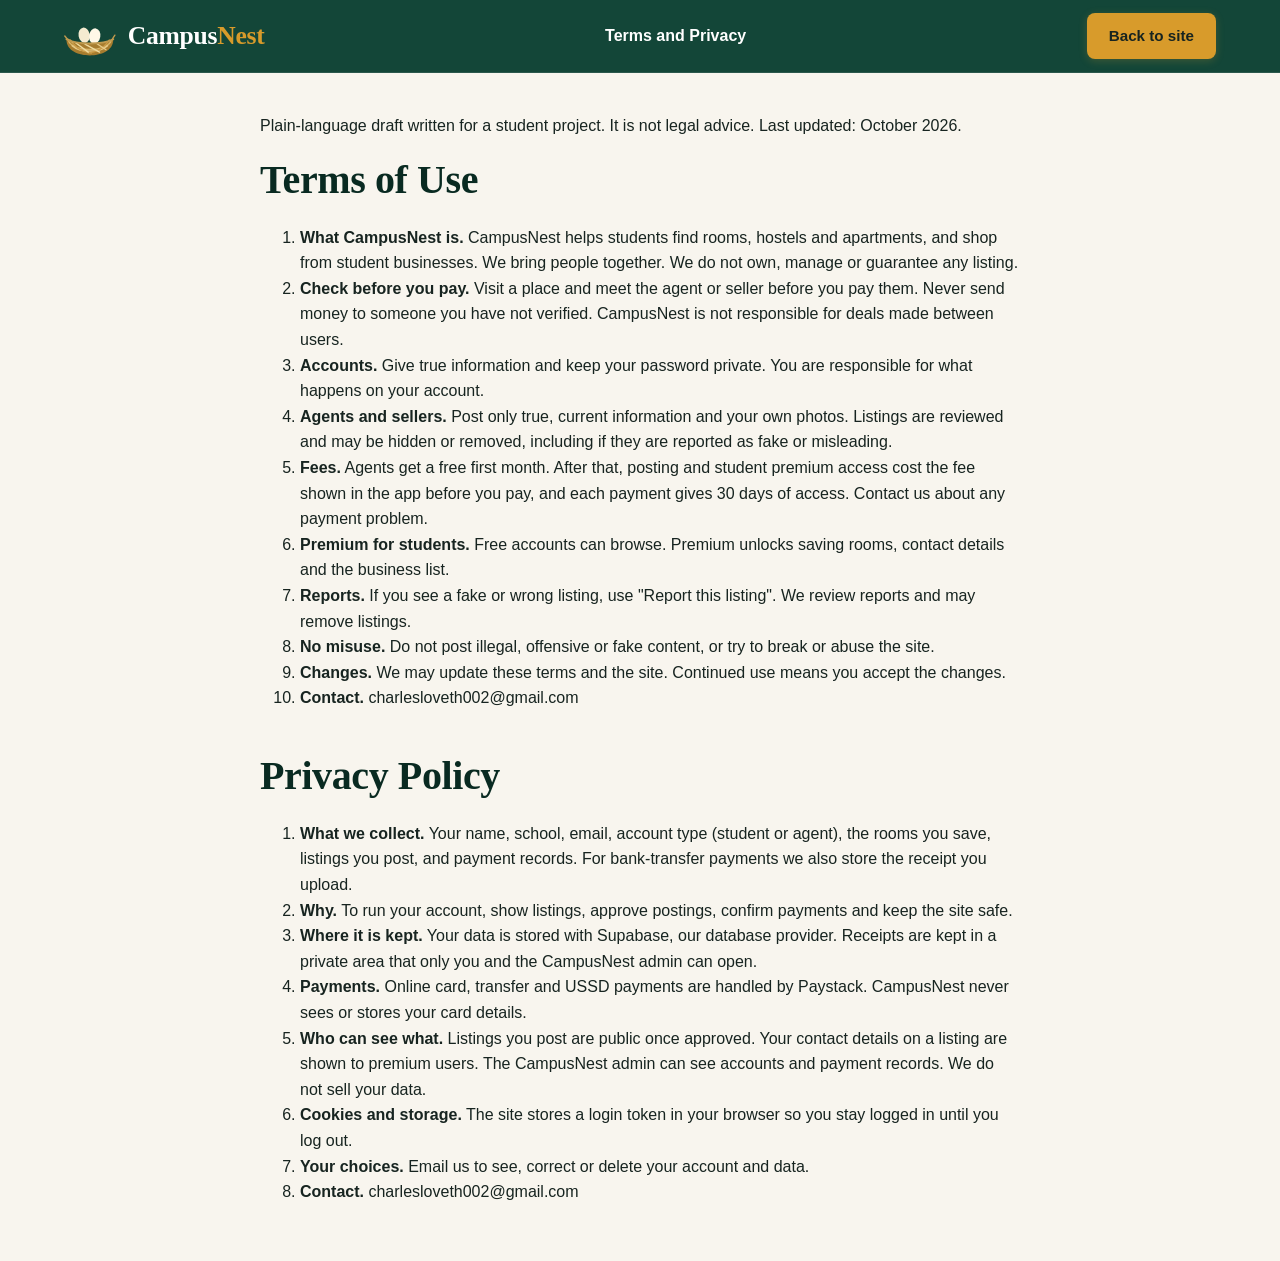
<file: legal.html>
<!DOCTYPE html>
<html lang="en">
<head>
<meta charset="utf-8">
<meta name="viewport" content="width=device-width, initial-scale=1, viewport-fit=cover">
<title>CampusNest | Terms and Privacy</title>
<link rel="icon" type="image/svg+xml" href="data:image/svg+xml,%3Csvg%20xmlns%3D%22http%3A//www.w3.org/2000/svg%22%20viewBox%3D%220%200%2064%2052%22%3E%3Cellipse%20cx%3D%2225%22%20cy%3D%2225%22%20rx%3D%227%22%20ry%3D%229.5%22%20fill%3D%22%23F4EBD0%22%20transform%3D%22rotate%28-10%2025%2025%29%22/%3E%0A%3Cellipse%20cx%3D%2238%22%20cy%3D%2226%22%20rx%3D%227%22%20ry%3D%229.5%22%20fill%3D%22%23FFF8E7%22%20transform%3D%22rotate%289%2038%2026%29%22/%3E%0A%3Cpath%20d%3D%22M3%2030%20C3%2045%2019%2050%2032%2050%20C45%2050%2061%2045%2061%2030%20C48%2037%2016%2037%203%2030%20Z%22%20fill%3D%22%23A67C2E%22/%3E%0A%3Cg%20fill%3D%22none%22%20stroke-linecap%3D%22round%22%20stroke-width%3D%221.7%22%3E%0A%3Cpath%20d%3D%22M6%2033%20C14%2046%2050%2046%2058%2033%22%20stroke%3D%22%23D9B76A%22/%3E%0A%3Cpath%20d%3D%22M10%2038%20C20%2047%2044%2047%2054%2038%22%20stroke%3D%22%23E8CC8A%22/%3E%0A%3Cpath%20d%3D%22M8%2031%20C18%2045%2026%2046%2034%2047%22%20stroke%3D%22%23C99A46%22/%3E%0A%3Cpath%20d%3D%22M56%2031%20C46%2045%2038%2046%2030%2047%22%20stroke%3D%22%23C99A46%22/%3E%0A%3Cpath%20d%3D%22M14%2034%20L30%2046%22%20stroke%3D%22%23F0DCA0%22/%3E%3Cpath%20d%3D%22M26%2036%20L44%2046%22%20stroke%3D%22%23F0DCA0%22/%3E%3Cpath%20d%3D%22M40%2035%20L52%2043%22%20stroke%3D%22%23E8CC8A%22/%3E%0A%3Cpath%20d%3D%22M5%2031%20L1%2026%22%20stroke%3D%22%23C09A4E%22/%3E%3Cpath%20d%3D%22M59%2031%20L63%2025%22%20stroke%3D%22%23C09A4E%22/%3E%3Cpath%20d%3D%22M11%2034%20L5%2030%22%20stroke%3D%22%23D9B76A%22/%3E%0A%3C/g%3E%0A%3Cpath%20d%3D%22M3%2030%20C16%2037%2048%2037%2061%2030%22%20fill%3D%22none%22%20stroke%3D%22%23C09A4E%22%20stroke-width%3D%222.4%22%20stroke-linecap%3D%22round%22/%3E%3C/svg%3E">
<link rel="stylesheet" href="style.css">
</head>
<body>
<header class="nav"><div class="wrap">
  <a class="brand" href="index.html" aria-label="CampusNest home"><svg class="nest" viewBox="0 0 64 52" aria-hidden="true"><ellipse cx="25" cy="25" rx="7" ry="9.5" fill="#F4EBD0" transform="rotate(-10 25 25)"/>
<ellipse cx="38" cy="26" rx="7" ry="9.5" fill="#FFF8E7" transform="rotate(9 38 26)"/>
<path d="M3 30 C3 45 19 50 32 50 C45 50 61 45 61 30 C48 37 16 37 3 30 Z" fill="#A67C2E"/>
<g fill="none" stroke-linecap="round" stroke-width="1.7">
<path d="M6 33 C14 46 50 46 58 33" stroke="#D9B76A"/>
<path d="M10 38 C20 47 44 47 54 38" stroke="#E8CC8A"/>
<path d="M8 31 C18 45 26 46 34 47" stroke="#C99A46"/>
<path d="M56 31 C46 45 38 46 30 47" stroke="#C99A46"/>
<path d="M14 34 L30 46" stroke="#F0DCA0"/><path d="M26 36 L44 46" stroke="#F0DCA0"/><path d="M40 35 L52 43" stroke="#E8CC8A"/>
<path d="M5 31 L1 26" stroke="#C09A4E"/><path d="M59 31 L63 25" stroke="#C09A4E"/><path d="M11 34 L5 30" stroke="#D9B76A"/>
</g>
<path d="M3 30 C16 37 48 37 61 30" fill="none" stroke="#C09A4E" stroke-width="2.4" stroke-linecap="round"/></svg><span class="bn">Campus<b>Nest</b></span></a>
  <strong>Terms and Privacy</strong>
  <a class="btn" href="index.html">Back to site</a>
</div></header>
<main class="wrap legal" style="padding:40px 20px;max-width:800px">
<p class="note">Plain-language draft written for a student project. It is not legal advice. Last updated: October 2026.</p>

<h2 id="terms">Terms of Use</h2>
<ol>
<li><strong>What CampusNest is.</strong> CampusNest helps students find rooms, hostels and apartments, and shop from student businesses. We bring people together. We do not own, manage or guarantee any listing.</li>
<li><strong>Check before you pay.</strong> Visit a place and meet the agent or seller before you pay them. Never send money to someone you have not verified. CampusNest is not responsible for deals made between users.</li>
<li><strong>Accounts.</strong> Give true information and keep your password private. You are responsible for what happens on your account.</li>
<li><strong>Agents and sellers.</strong> Post only true, current information and your own photos. Listings are reviewed and may be hidden or removed, including if they are reported as fake or misleading.</li>
<li><strong>Fees.</strong> Agents get a free first month. After that, posting and student premium access cost the fee shown in the app before you pay, and each payment gives 30 days of access. Contact us about any payment problem.</li>
<li><strong>Premium for students.</strong> Free accounts can browse. Premium unlocks saving rooms, contact details and the business list.</li>
<li><strong>Reports.</strong> If you see a fake or wrong listing, use "Report this listing". We review reports and may remove listings.</li>
<li><strong>No misuse.</strong> Do not post illegal, offensive or fake content, or try to break or abuse the site.</li>
<li><strong>Changes.</strong> We may update these terms and the site. Continued use means you accept the changes.</li>
<li><strong>Contact.</strong> charlesloveth002@gmail.com</li>
</ol>

<h2 id="privacy" style="margin-top:40px">Privacy Policy</h2>
<ol>
<li><strong>What we collect.</strong> Your name, school, email, account type (student or agent), the rooms you save, listings you post, and payment records. For bank-transfer payments we also store the receipt you upload.</li>
<li><strong>Why.</strong> To run your account, show listings, approve postings, confirm payments and keep the site safe.</li>
<li><strong>Where it is kept.</strong> Your data is stored with Supabase, our database provider. Receipts are kept in a private area that only you and the CampusNest admin can open.</li>
<li><strong>Payments.</strong> Online card, transfer and USSD payments are handled by Paystack. CampusNest never sees or stores your card details.</li>
<li><strong>Who can see what.</strong> Listings you post are public once approved. Your contact details on a listing are shown to premium users. The CampusNest admin can see accounts and payment records. We do not sell your data.</li>
<li><strong>Cookies and storage.</strong> The site stores a login token in your browser so you stay logged in until you log out.</li>
<li><strong>Your choices.</strong> Email us to see, correct or delete your account and data.</li>
<li><strong>Contact.</strong> charlesloveth002@gmail.com</li>
</ol>
</main>
</body>
</html>
</file>
<file: style.css>
:root {
  --primary: #0f4335;
  --primary-dark: #092a21;
  --primary-light: #185a48;
  --primary-soft: #e5ece8;
  --accent: #d89b2b;
  --accent-hover: #c4891e;
  --accent-light: #faeedb;
  --gold: #d89b2b;
  --gold-light: #fdf5e6;
  --bg: #f8f5ee;
  --card: #fffdf9;
  --text: #172420;
  --muted: #64736c;
  --line: #e3dbd0;
  --soft: #efe9db;
  --success: #15803d;
  --success-bg: #dcfce7;
  --danger: #dc2626;
  --radius-sm: 8px;
  --radius-md: 14px;
  --radius-lg: 20px;
  --radius-full: 9999px;
  --shadow-sm: 0 2px 8px rgba(15, 67, 53, 0.04);
  --shadow-md: 0 8px 24px rgba(15, 67, 53, 0.07);
  --shadow-lg: 0 16px 36px rgba(15, 67, 53, 0.1);
  --font-sans: -apple-system, BlinkMacSystemFont, "Segoe UI", Roboto, "Helvetica Neue", Arial, sans-serif;
  --font-serif: "Georgia", "Times New Roman", serif;
}

*, *::before, *::after {
  box-sizing: border-box;
}

html {
  scroll-behavior: smooth;
  scroll-padding-top: 88px;
  overflow-x: hidden;
  width: 100%;
  max-width: 100vw;
}

body {
  margin: 0;
  background: var(--bg);
  color: var(--text);
  font: 16px/1.6 var(--font-sans);
  -webkit-font-smoothing: antialiased;
  overflow-x: hidden;
  width: 100%;
  max-width: 100vw;
  position: relative;
}

img, video, canvas, svg {
  max-width: 100%;
}

body.lock {
  overflow: hidden;
}

h1, h2, h3, h4 {
  color: var(--primary-dark);
  line-height: 1.25;
  margin: 0 0 0.5em;
  font-weight: 700;
}

h1 {
  font-family: var(--font-serif);
  font-size: clamp(2.3rem, 5vw, 3.8rem);
  letter-spacing: -0.02em;
}

h2 {
  font-family: var(--font-serif);
  font-size: clamp(1.8rem, 3.5vw, 2.5rem);
  letter-spacing: -0.01em;
}

p {
  margin: 0 0 1rem;
}

a {
  color: inherit;
  text-decoration: none;
}

.wrap {
  width: 100%;
  max-width: 1200px;
  margin: 0 auto;
  padding: 0 24px;
  box-sizing: border-box;
}

@media (max-width: 600px) {
  .wrap {
    padding: 0 16px;
  }
}

.sub {
  color: var(--muted);
  font-size: 1.05rem;
  max-width: 62ch;
  margin-bottom: 28px;
}

/* ==================== BUTTONS ==================== */
.btn {
  display: inline-flex;
  align-items: center;
  justify-content: center;
  gap: 8px;
  border: 0;
  cursor: pointer;
  font-family: inherit;
  font-weight: 600;
  font-size: 0.95rem;
  padding: 11px 22px;
  border-radius: var(--radius-sm);
  background: var(--accent);
  color: #172420;
  text-decoration: none;
  transition: all 0.2s cubic-bezier(0.16, 1, 0.3, 1);
  box-shadow: 0 2px 8px rgba(216, 155, 43, 0.22);
}

.btn:hover {
  background: var(--accent-hover);
  color: #fff;
  transform: translateY(-1px);
  box-shadow: 0 4px 14px rgba(216, 155, 43, 0.32);
}

.btn:active {
  transform: translateY(0);
}

.btn.dark {
  background: var(--primary);
  color: #fff;
  box-shadow: 0 2px 6px rgba(15, 67, 53, 0.2);
}

.btn.dark:hover {
  background: var(--primary-light);
  box-shadow: 0 4px 14px rgba(15, 67, 53, 0.3);
}

.btn.ghost {
  background: transparent;
  border: 1.5px solid var(--line);
  color: var(--text);
  box-shadow: none;
}

.btn.ghost:hover {
  background: var(--soft);
  border-color: var(--muted);
  color: var(--primary);
}

.btn.ghost.light {
  border-color: rgba(255, 255, 255, 0.3);
  color: #fff;
}

.btn.ghost.light:hover {
  background: rgba(255, 255, 255, 0.1);
  border-color: #fff;
}

.linkbtn {
  background: none;
  border: 0;
  color: var(--primary);
  font-weight: 600;
  text-decoration: underline;
  cursor: pointer;
  font-family: inherit;
  padding: 0;
}

.linkbtn:hover {
  color: var(--accent-dark);
}

.linkbtn.light {
  color: #faeeda;
}

/* ==================== NAVBAR ==================== */
.nav {
  position: sticky;
  top: 0;
  z-index: 90;
  background: rgba(15, 67, 53, 0.98);
  backdrop-filter: blur(12px);
  -webkit-backdrop-filter: blur(12px);
  color: #fff;
  border-bottom: 1px solid rgba(255, 255, 255, 0.1);
  transition: background 0.3s;
  width: 100%;
}

.nav .wrap {
  display: flex;
  align-items: center;
  justify-content: space-between;
  gap: 16px;
  min-height: 72px;
  position: relative;
}

.brand {
  display: inline-flex;
  align-items: center;
  gap: 12px;
  text-decoration: none;
  color: #fff;
}

.brand svg {
  height: 42px;
  width: auto;
  flex-shrink: 0;
}

.brand .bn {
  font-family: var(--font-serif);
  font-weight: 700;
  font-size: 1.6rem;
  letter-spacing: -0.01em;
}

.brand .bn b {
  color: var(--accent);
}

.nav ul {
  display: flex;
  align-items: center;
  gap: 24px;
  list-style: none;
  margin: 0;
  padding: 0;
}

.nav ul a {
  text-decoration: none;
  font-size: 0.95rem;
  font-weight: 500;
  color: rgba(255, 255, 255, 0.88);
  transition: color 0.15s;
  padding: 6px 0;
}

.nav ul a:hover {
  color: var(--accent);
}

.navcta-group {
  display: flex;
  align-items: center;
  gap: 12px;
}

.menu {
  display: none;
  background: none;
  border: 1.5px solid rgba(255, 255, 255, 0.3);
  color: #fff;
  border-radius: var(--radius-sm);
  padding: 8px 14px;
  font: inherit;
  cursor: pointer;
}

@media (max-width: 960px) {
  .menu { 
    display: inline-flex;
    align-items: center;
    justify-content: center;
  }
  .nav ul {
    display: none;
    position: absolute;
    left: 0;
    right: 0;
    top: 100%;
    background: var(--primary-dark);
    flex-direction: column;
    padding: 18px 24px;
    gap: 16px;
    border-bottom: 1px solid rgba(255, 255, 255, 0.1);
    box-shadow: 0 16px 36px rgba(0, 0, 0, 0.4);
    z-index: 100;
  }
  .nav ul.open { display: flex; }
  .navcta-group { margin-left: auto; }
}

@media (max-width: 600px) {
  .nav .wrap {
    min-height: 60px;
    gap: 10px;
  }
  .brand svg {
    height: 32px;
  }
  .brand .bn {
    font-size: 1.3rem;
  }
  .navcta-group {
    gap: 8px;
  }
  .navcta-group .btn.ghost.light {
    display: none; /* Already available inside mobile menu */
  }
  .navcta-group .btn.navcta {
    padding: 8px 14px;
    font-size: 0.88rem;
  }
  .menu {
    padding: 7px 12px;
    font-size: 0.88rem;
  }
}

/* ==================== HERO SECTION ==================== */
.hero {
  background: linear-gradient(145deg, #092a21 0%, #0f4335 60%, #155543 100%);
  color: #fff;
  padding: 56px 0 110px;
  position: relative;
  overflow: hidden;
  width: 100%;
}

.hero::after {
  content: "";
  position: absolute;
  top: -100px;
  right: -100px;
  width: 500px;
  height: 500px;
  background: radial-gradient(circle, rgba(216, 155, 43, 0.15) 0%, transparent 70%);
  border-radius: 50%;
  pointer-events: none;
}

.herogrid {
  display: grid;
  grid-template-columns: 1.25fr 0.95fr;
  gap: 40px;
  align-items: center;
  position: relative;
  z-index: 2;
}

@media (max-width: 880px) {
  .hero {
    padding: 36px 0 76px;
  }
  .herogrid {
    grid-template-columns: 1fr;
    gap: 32px;
  }
  .hero-card-stack img {
    height: 260px;
  }
}

.hero-pill {
  display: inline-flex;
  align-items: center;
  gap: 8px;
  background: rgba(255, 255, 255, 0.12);
  border: 1px solid rgba(255, 255, 255, 0.2);
  color: #faeeda;
  padding: 6px 14px;
  border-radius: var(--radius-full);
  font-size: 0.85rem;
  font-weight: 600;
  margin-bottom: 18px;
}

.hero h1 {
  color: #fff;
  font-size: clamp(2.3rem, 5.2vw, 3.8rem);
  line-height: 1.15;
  margin-bottom: 18px;
}

.hero h1 span {
  color: var(--accent);
}

.hero p {
  color: #dbeae3;
  font-size: 1.15rem;
  max-width: 50ch;
  line-height: 1.6;
  margin-bottom: 24px;
}

.trust {
  display: flex;
  flex-wrap: wrap;
  gap: 12px 24px;
  margin: 0;
  padding: 0;
  list-style: none;
  font-size: 0.92rem;
  color: #f7eed7;
}

.trust li {
  display: inline-flex;
  align-items: center;
  gap: 6px;
}

.trust li svg {
  color: var(--accent);
  flex-shrink: 0;
}

.heroimg {
  position: relative;
}

.hero-card-stack {
  position: relative;
  border-radius: var(--radius-lg);
  overflow: hidden;
  box-shadow: 0 20px 50px rgba(0, 0, 0, 0.4);
}

.hero-card-stack img {
  width: 100%;
  height: 380px;
  object-fit: cover;
  display: block;
}

.hero-floating-badge {
  position: absolute;
  bottom: 20px;
  left: 20px;
  right: 20px;
  background: rgba(15, 67, 53, 0.92);
  backdrop-filter: blur(8px);
  -webkit-backdrop-filter: blur(8px);
  border: 1px solid rgba(255, 255, 255, 0.2);
  padding: 14px 18px;
  border-radius: var(--radius-md);
  color: #fff;
  display: flex;
  align-items: center;
  justify-content: space-between;
  gap: 12px;
}

@media (max-width: 540px) {
  .hero-floating-badge {
    bottom: 12px;
    left: 12px;
    right: 12px;
    padding: 10px 14px;
    gap: 8px;
    flex-wrap: wrap;
  }
  .hero-floating-badge .val {
    font-size: 0.95rem;
  }
}

.hero-floating-badge .label {
  font-size: 0.8rem;
  color: #cde2d8;
  text-transform: uppercase;
  letter-spacing: 0.05em;
}

.hero-floating-badge .val {
  font-weight: 700;
  font-size: 1.1rem;
}

/* ==================== SEARCH BAR ==================== */
.search-wrapper {
  position: relative;
  z-index: 10;
  margin-top: -64px;
  margin-bottom: 48px;
}

.search {
  background: var(--card);
  color: var(--text);
  border-radius: var(--radius-lg);
  padding: 24px;
  box-shadow: var(--shadow-lg);
  border: 1px solid var(--line);
}

.search-tabs {
  display: flex;
  gap: 10px;
  margin-bottom: 20px;
  border-bottom: 1px solid var(--line);
  padding-bottom: 12px;
}

.tab-btn {
  background: none;
  border: 0;
  font-family: inherit;
  font-size: 0.95rem;
  font-weight: 600;
  color: var(--muted);
  cursor: pointer;
  padding: 8px 16px;
  border-radius: var(--radius-full);
  display: inline-flex;
  align-items: center;
  gap: 8px;
  transition: all 0.2s;
}

.tab-btn:hover {
  color: var(--primary);
  background: var(--soft);
}

.tab-btn.active {
  background: var(--primary-soft);
  color: var(--primary);
}

.search-grid {
  display: grid;
  grid-template-columns: repeat(4, 1fr) auto;
  gap: 16px;
  align-items: end;
}

.search label {
  font-size: 0.82rem;
  font-weight: 600;
  color: var(--muted);
  display: block;
  margin-bottom: 6px;
  text-transform: uppercase;
  letter-spacing: 0.03em;
}

.search select, .search input {
  width: 100%;
  padding: 12px 14px;
  border-radius: var(--radius-sm);
  border: 1.5px solid var(--line);
  background: var(--bg);
  color: var(--text);
  font: inherit;
  font-size: 0.95rem;
  transition: border-color 0.2s, box-shadow 0.2s;
  outline: none;
}

.search select:focus, .search input:focus {
  border-color: var(--primary);
  box-shadow: 0 0 0 3px rgba(15, 67, 53, 0.12);
}

.search .btn {
  height: 48px;
  padding: 0 28px;
  white-space: nowrap;
}

@media (max-width: 900px) {
  .search-grid {
    grid-template-columns: 1fr 1fr;
  }
  .search-grid .btn {
    grid-column: 1 / -1;
  }
}

@media (max-width: 640px) {
  .search-wrapper {
    margin-top: -30px;
    margin-bottom: 32px;
  }
  .search {
    padding: 18px 14px;
  }
  .search-tabs {
    overflow-x: auto;
    white-space: nowrap;
    gap: 6px;
    padding-bottom: 8px;
    -webkit-overflow-scrolling: touch;
  }
  .tab-btn {
    padding: 6px 12px;
    font-size: 0.88rem;
    flex-shrink: 0;
  }
  .search-grid {
    grid-template-columns: 1fr;
    gap: 12px;
  }
  .search select, .search input {
    padding: 10px 12px;
  }
}

/* ==================== NESTBOT AI BANNER ==================== */
.ai-banner {
  background: linear-gradient(135deg, #f2eee2 0%, #e6eee8 100%);
  border: 1.5px solid #dcd3c4;
  border-radius: var(--radius-md);
  padding: 20px 24px;
  margin-bottom: 48px;
  display: flex;
  align-items: center;
  justify-content: space-between;
  gap: 20px;
  box-shadow: var(--shadow-sm);
}

.ai-banner-content {
  display: flex;
  align-items: center;
  gap: 16px;
}

.ai-avatar {
  width: 48px;
  height: 48px;
  background: var(--primary);
  color: #fff;
  border-radius: 50%;
  display: flex;
  align-items: center;
  justify-content: center;
  font-size: 1.4rem;
  flex-shrink: 0;
  box-shadow: 0 4px 12px rgba(15, 67, 53, 0.25);
}

.ai-banner h4 {
  margin: 0 0 4px;
  font-size: 1.1rem;
  color: var(--primary-dark);
}

.ai-banner p {
  margin: 0;
  font-size: 0.92rem;
  color: var(--muted);
}

.ai-chips {
  display: flex;
  flex-wrap: wrap;
  gap: 8px;
  margin-top: 8px;
}

.ai-chip {
  background: var(--card);
  border: 1px solid var(--line);
  padding: 5px 14px;
  border-radius: var(--radius-full);
  font-size: 0.82rem;
  font-weight: 500;
  color: var(--text);
  cursor: pointer;
  transition: all 0.15s;
}

.ai-chip:hover {
  background: var(--primary);
  color: #fff;
  border-color: var(--primary);
}

@media (max-width: 768px) {
  .ai-banner {
    flex-direction: column;
    align-items: flex-start;
    padding: 18px 16px;
    gap: 16px;
  }
  .ai-banner .btn {
    width: 100%;
    text-align: center;
  }
}

/* ==================== LISTINGS SECTION ==================== */
section {
  padding: 60px 0;
}

.section-head {
  display: flex;
  justify-content: space-between;
  align-items: flex-end;
  gap: 20px;
  margin-bottom: 32px;
  flex-wrap: wrap;
}

.section-head h2 {
  margin-bottom: 6px;
}

.section-head .sub {
  margin-bottom: 0;
}

.bar {
  display: flex;
  align-items: center;
  gap: 12px;
}

.grid {
  display: grid;
  grid-template-columns: repeat(auto-fill, minmax(280px, 1fr));
  gap: 26px;
}

.card {
  background: var(--card);
  border: 1px solid var(--line);
  border-radius: var(--radius-md);
  overflow: hidden;
  display: flex;
  flex-direction: column;
  transition: transform 0.25s, box-shadow 0.25s, border-color 0.25s;
  position: relative;
}

.card:hover {
  transform: translateY(-4px);
  box-shadow: var(--shadow-md);
  border-color: #cbdad1;
}

.ph {
  height: 200px;
  background: var(--soft);
  position: relative;
  overflow: hidden;
  display: flex;
  align-items: center;
  justify-content: center;
  color: var(--muted);
  cursor: pointer;
}

.ph img {
  position: absolute;
  inset: 0;
  width: 100%;
  height: 100%;
  object-fit: cover;
  transition: transform 0.35s ease;
}

.card:hover .ph img {
  transform: scale(1.04);
}

.tag {
  position: absolute;
  left: 12px;
  top: 12px;
  z-index: 2;
  background: rgba(15, 67, 53, 0.9);
  backdrop-filter: blur(4px);
  color: #fff;
  font-size: 0.75rem;
  font-weight: 600;
  padding: 4px 10px;
  border-radius: var(--radius-full);
  text-transform: uppercase;
  letter-spacing: 0.04em;
}

.verified-badge {
  position: absolute;
  left: 12px;
  bottom: 12px;
  z-index: 2;
  background: var(--success-bg);
  border: 1px solid #86efac;
  color: var(--success);
  font-size: 0.75rem;
  font-weight: 700;
  padding: 3px 10px;
  border-radius: var(--radius-full);
  display: inline-flex;
  align-items: center;
  gap: 4px;
}

.heart {
  position: absolute;
  right: 12px;
  top: 12px;
  z-index: 2;
  width: 36px;
  height: 36px;
  border-radius: 50%;
  border: 0;
  background: rgba(255, 255, 255, 0.9);
  backdrop-filter: blur(4px);
  cursor: pointer;
  font-size: 1.2rem;
  color: var(--muted);
  display: flex;
  align-items: center;
  justify-content: center;
  transition: all 0.2s;
  box-shadow: 0 2px 6px rgba(0, 0, 0, 0.12);
}

.heart:hover {
  transform: scale(1.1);
  color: var(--danger);
  background: var(--card);
}

.heart.on {
  color: var(--danger);
}

.mcount {
  position: absolute;
  right: 12px;
  bottom: 12px;
  z-index: 2;
  background: rgba(0, 0, 0, 0.7);
  color: #fff;
  font-size: 0.72rem;
  padding: 3px 8px;
  border-radius: var(--radius-full);
}

.card .in {
  padding: 18px;
  display: flex;
  flex-direction: column;
  gap: 8px;
  flex: 1;
}

.card h3 {
  font-size: 1.2rem;
  margin: 0;
  color: var(--primary-dark);
}

.card-loc {
  font-size: 0.88rem;
  color: var(--muted);
  display: flex;
  align-items: center;
  gap: 5px;
}

.price {
  font-size: 1.25rem;
  font-weight: 700;
  color: var(--primary);
  margin-top: 4px;
}

.price span {
  font-size: 0.85rem;
  font-weight: 400;
  color: var(--muted);
}

.chips {
  display: flex;
  flex-wrap: wrap;
  gap: 6px;
  margin: 6px 0;
}

.chips span {
  font-size: 0.75rem;
  background: var(--soft);
  color: var(--text);
  padding: 3px 10px;
  border-radius: var(--radius-full);
  border: 1px solid var(--line);
}

.card .desc {
  font-size: 0.88rem;
  color: var(--muted);
  line-height: 1.5;
  margin: 4px 0 12px;
  display: -webkit-box;
  -webkit-line-clamp: 2;
  -webkit-box-orient: vertical;
  overflow: hidden;
}

.cbtns {
  margin-top: auto;
  display: flex;
  gap: 8px;
  padding-top: 10px;
  border-top: 1px solid var(--line);
}

.cbtns .btn {
  flex: 1;
  padding: 8px 12px;
  font-size: 0.88rem;
}

.reportbtn {
  background: none;
  border: 0;
  color: var(--muted);
  font-size: 0.78rem;
  text-decoration: underline;
  cursor: pointer;
  padding: 6px 0 0;
  text-align: left;
}

.empty {
  padding: 48px 24px;
  text-align: center;
  color: var(--muted);
  border: 2px dashed var(--line);
  border-radius: var(--radius-md);
  grid-column: 1 / -1;
  background: var(--card);
}

/* ==================== ROOMMATES HUB ==================== */
.roommate-card {
  background: var(--card);
  border: 1px solid var(--line);
  border-radius: var(--radius-md);
  padding: 22px;
  display: flex;
  flex-direction: column;
  gap: 14px;
  box-shadow: var(--shadow-sm);
  transition: transform 0.2s, box-shadow 0.2s;
}

.roommate-card:hover {
  transform: translateY(-3px);
  box-shadow: var(--shadow-md);
}

.roommate-top {
  display: flex;
  align-items: center;
  gap: 14px;
}

.roommate-avatar {
  width: 54px;
  height: 54px;
  border-radius: 50%;
  object-fit: cover;
  border: 2px solid var(--accent);
}

.roommate-info h4 {
  margin: 0;
  font-size: 1.1rem;
}

.roommate-info span {
  font-size: 0.85rem;
  color: var(--muted);
}

.roommate-badge {
  display: inline-block;
  background: #fef3c7;
  color: #92400e;
  font-size: 0.75rem;
  font-weight: 700;
  padding: 2px 8px;
  border-radius: var(--radius-full);
}

.roommate-budget {
  font-weight: 700;
  color: var(--primary);
  font-size: 1.05rem;
}

/* ==================== CAMPUS MARKETPLACE ==================== */
.market-grid {
  display: grid;
  grid-template-columns: repeat(auto-fill, minmax(240px, 1fr));
  gap: 20px;
}

.market-card {
  background: var(--card);
  border: 1px solid var(--line);
  border-radius: var(--radius-md);
  overflow: hidden;
  display: flex;
  flex-direction: column;
  transition: transform 0.2s, box-shadow 0.2s;
}

.market-card:hover {
  transform: translateY(-3px);
  box-shadow: var(--shadow-md);
}

.market-img {
  height: 160px;
  position: relative;
  overflow: hidden;
}

.market-img img {
  width: 100%;
  height: 100%;
  object-fit: cover;
}

.market-in {
  padding: 14px;
  display: flex;
  flex-direction: column;
  gap: 6px;
  flex: 1;
}

.market-in h4 {
  margin: 0;
  font-size: 1.05rem;
}

.market-price {
  font-size: 1.15rem;
  font-weight: 700;
  color: var(--primary);
}

.market-seller {
  font-size: 0.8rem;
  color: var(--muted);
  display: flex;
  align-items: center;
  gap: 4px;
}

/* ==================== HOW IT WORKS / STEPS ==================== */
.alt {
  background: var(--soft);
}

.cols {
  display: grid;
  grid-template-columns: repeat(auto-fit, minmax(260px, 1fr));
  gap: 24px;
}

.box {
  background: var(--card);
  border: 1px solid var(--line);
  border-radius: var(--radius-md);
  padding: 28px;
  box-shadow: var(--shadow-sm);
  position: relative;
  transition: transform 0.2s;
}

.box:hover {
  transform: translateY(-2px);
}

.n {
  display: inline-flex;
  width: 40px;
  height: 40px;
  border-radius: 50%;
  background: var(--primary);
  color: #fff;
  align-items: center;
  justify-content: center;
  font-weight: 700;
  font-size: 1.1rem;
  margin-bottom: 16px;
  box-shadow: 0 4px 10px rgba(15, 67, 53, 0.2);
}

.box h3 {
  font-size: 1.2rem;
  margin-bottom: 8px;
}

.box p {
  color: var(--muted);
  margin: 0;
  font-size: 0.95rem;
}

/* ==================== LIST YOUR BUSINESS ==================== */
.biz {
  background: linear-gradient(145deg, #092a21, #0f4335);
  color: #fff;
}

.biz h2, .biz h3 {
  color: #fff;
}

.biz .sub {
  color: #cce0d6;
}

.biz .box {
  background: rgba(255, 255, 255, 0.08);
  border-color: rgba(255, 255, 255, 0.15);
  color: #fff;
}

.biz .box h3 {
  color: #fff;
}

.biz .box p {
  color: #cce0d6;
}

.pricing-table {
  display: grid;
  grid-template-columns: repeat(auto-fit, minmax(280px, 1fr));
  gap: 24px;
  margin: 36px 0;
}

.pricing-card {
  background: rgba(255, 255, 255, 0.07);
  border: 1.5px solid rgba(255, 255, 255, 0.15);
  border-radius: var(--radius-md);
  padding: 28px;
  display: flex;
  flex-direction: column;
}

.pricing-card.featured {
  background: rgba(255, 255, 255, 0.12);
  border-color: var(--accent);
  box-shadow: 0 10px 30px rgba(0, 0, 0, 0.3);
  position: relative;
}

.pricing-badge {
  position: absolute;
  top: -12px;
  right: 20px;
  background: var(--accent);
  color: #172621;
  font-size: 0.75rem;
  font-weight: 700;
  padding: 3px 10px;
  border-radius: var(--radius-full);
}

.pricing-price {
  font-size: 2rem;
  font-weight: 700;
  color: var(--accent);
  margin: 12px 0 16px;
}

.pricing-card ul {
  list-style: none;
  padding: 0;
  margin: 0 0 24px;
  font-size: 0.95rem;
  color: #dbeae3;
}

.pricing-card ul li {
  margin-bottom: 10px;
  display: flex;
  align-items: center;
  gap: 8px;
}

.pricing-card ul li::before {
  content: "✔";
  color: var(--accent);
  font-weight: bold;
}

.pricing-card .btn {
  margin-top: auto;
}

.adm {
  display: grid;
  grid-template-columns: repeat(auto-fit, minmax(240px, 1fr));
  gap: 16px;
  align-items: end;
}

.adm label {
  font-size: 0.88rem;
  color: #dbeae3;
  margin-bottom: 4px;
}

.adm input, .adm select, .adm textarea {
  width: 100%;
  padding: 12px;
  border-radius: var(--radius-sm);
  border: 1px solid rgba(255, 255, 255, 0.2);
  background: rgba(255, 255, 255, 0.95);
  color: #172621;
  font: inherit;
}

.adm .wide {
  grid-column: 1 / -1;
}

/* ==================== FAQ ==================== */
details {
  background: var(--card);
  border: 1px solid var(--line);
  border-radius: var(--radius-sm);
  padding: 16px 20px;
  margin-bottom: 12px;
  box-shadow: var(--shadow-sm);
  transition: all 0.2s;
}

details[open] {
  border-color: var(--primary);
}

summary {
  cursor: pointer;
  font-weight: 600;
  font-size: 1.05rem;
  color: var(--primary-dark);
}

details p {
  margin: 12px 0 0;
  color: var(--muted);
  line-height: 1.6;
}

/* ==================== FOOTER ==================== */
footer {
  background: var(--primary-dark);
  color: #cde0d7;
  padding: 60px 0 30px;
}

.footer-top {
  display: flex;
  justify-content: space-between;
  gap: 32px;
  flex-wrap: wrap;
  margin-bottom: 40px;
}

.footer-brand p {
  max-width: 32ch;
  font-size: 0.95rem;
  margin-top: 12px;
  color: #9cb3a9;
}

.footer-links {
  display: flex;
  gap: 40px;
  flex-wrap: wrap;
}

.footer-col h5 {
  color: #fff;
  font-size: 1rem;
  margin: 0 0 14px;
  font-weight: 600;
}

.footer-col ul {
  list-style: none;
  padding: 0;
  margin: 0;
}

.footer-col li {
  margin-bottom: 8px;
}

.footer-col a {
  color: #cde0d7;
  font-size: 0.92rem;
  transition: color 0.15s;
}

.footer-col a:hover {
  color: var(--accent);
}

.copy {
  border-top: 1px solid rgba(255, 255, 255, 0.1);
  padding-top: 24px;
  display: flex;
  justify-content: space-between;
  align-items: center;
  flex-wrap: wrap;
  gap: 16px;
  font-size: 0.9rem;
  color: #8da49a;
}

/* ==================== AUTH MODAL ==================== */
.authscreen {
  position: fixed;
  inset: 0;
  width: 100%;
  height: 100%;
  z-index: 1000;
  background: rgba(9, 42, 33, 0.82);
  backdrop-filter: blur(8px);
  -webkit-backdrop-filter: blur(8px);
  display: flex;
  align-items: center;
  justify-content: center;
  padding: 16px;
  overflow-y: auto;
  box-sizing: border-box;
}

.authcard {
  background: var(--card);
  color: var(--text);
  border-radius: var(--radius-lg);
  max-width: 440px;
  width: 100%;
  padding: 30px 24px;
  box-shadow: 0 25px 60px rgba(0, 0, 0, 0.35);
  border: 1px solid var(--line);
  position: relative;
  margin: auto;
  box-sizing: border-box;
}

@media (max-width: 480px) {
  .authscreen {
    padding: 10px;
  }
  .authcard {
    padding: 22px 16px;
    border-radius: 16px;
    max-width: 100%;
  }
  .authcard h2 {
    font-size: 1.35rem;
  }
  .auth-close {
    top: 12px;
    right: 12px;
  }
}

.auth-close {
  position: absolute;
  top: 18px;
  right: 18px;
  background: var(--soft);
  border: 0;
  width: 32px;
  height: 32px;
  border-radius: 50%;
  cursor: pointer;
  font-size: 1.1rem;
  display: flex;
  align-items: center;
  justify-content: center;
  color: var(--muted);
  transition: background 0.15s;
}

.auth-close:hover {
  background: #e2e8e4;
  color: var(--text);
}

.authcard h2 {
  font-size: 1.7rem;
  margin-bottom: 6px;
}

.authcard label {
  display: block;
  margin-bottom: 14px;
  font-size: 0.88rem;
  font-weight: 500;
  color: var(--text);
}

.authcard input, .authcard select {
  width: 100%;
  padding: 12px;
  margin-top: 5px;
  border-radius: var(--radius-sm);
  border: 1px solid var(--line);
  background: var(--bg);
  color: var(--text);
  font: inherit;
  font-size: 0.95rem;
}

.authcard input:focus, .authcard select:focus {
  border-color: var(--primary);
  outline: none;
  box-shadow: 0 0 0 3px rgba(15, 67, 53, 0.12);
}

.pw {
  display: flex;
  gap: 8px;
  align-items: center;
  width: 100%;
}

.pw input {
  margin-top: 0;
  flex: 1;
  min-width: 0;
}

.eye {
  background: var(--soft);
  border: 1px solid var(--line);
  color: var(--muted);
  border-radius: var(--radius-sm);
  padding: 11px 14px;
  cursor: pointer;
  font: inherit;
  font-size: 0.88rem;
  font-weight: 600;
  flex-shrink: 0;
}

.authcard .btn {
  width: 100%;
  padding: 12px;
  margin-top: 8px;
}

.auth-footer {
  text-align: center;
  margin-top: 18px;
  padding-top: 16px;
  border-top: 1px solid var(--line);
  font-size: 0.9rem;
  color: var(--muted);
}

/* ==================== TOAST & DIALOGS ==================== */
.toast {
  position: fixed;
  left: 50%;
  bottom: 24px;
  transform: translateX(-50%) translateY(20px);
  background: var(--primary-dark);
  color: #fff;
  padding: 12px 24px;
  border-radius: var(--radius-full);
  box-shadow: 0 10px 25px rgba(0, 0, 0, 0.25);
  opacity: 0;
  pointer-events: none;
  transition: all 0.3s cubic-bezier(0.16, 1, 0.3, 1);
  z-index: 120;
  font-weight: 500;
  font-size: 0.95rem;
  border: 1px solid rgba(255, 255, 255, 0.15);
}

.toast.show {
  opacity: 1;
  transform: translateX(-50%) translateY(0);
}

dialog {
  border: 1px solid var(--line);
  border-radius: var(--radius-md);
  background: var(--card);
  color: var(--text);
  padding: 24px;
  max-width: 600px;
  width: calc(100% - 32px);
  box-shadow: 0 20px 50px rgba(0, 0, 0, 0.3);
}

dialog::backdrop {
  background: rgba(9, 42, 33, 0.7);
  backdrop-filter: blur(4px);
}

#galleryDlg {
  max-width: 860px;
  padding: 16px;
}

#galStage img, #galStage video {
  max-width: 100%;
  max-height: 65vh;
  display: block;
  margin: 0 auto 16px;
  border-radius: var(--radius-sm);
  box-shadow: var(--shadow-md);
}

[hidden] {
  display: none !important;
}


/* ==================== DASHBOARD & ADMIN STYLES ==================== */
.scroll {
  overflow-x: auto;
}
table {
  border-collapse: collapse;
  width: 100%;
  min-width: 640px;
  background: var(--card);
  border-radius: var(--radius-sm);
  overflow: hidden;
  box-shadow: var(--shadow-sm);
}
th, td {
  border: 1px solid var(--line);
  padding: 12px 14px;
  text-align: left;
  vertical-align: top;
  font-size: 0.9rem;
}
th {
  background: var(--soft);
  font-weight: 600;
  color: var(--primary-dark);
}
td .btn {
  padding: 6px 12px;
  font-size: 0.85rem;
  margin: 2px 0;
}
.statusbar {
  padding: 14px 18px;
  border-radius: var(--radius-sm);
  margin-bottom: 24px;
  font-weight: 600;
  font-size: 0.95rem;
}
.statusbar.ok {
  background: var(--success-bg);
  border: 1px solid #86efac;
  color: var(--success);
}
.statusbar.bad {
  background: #fee2e2;
  border: 1px solid #fca5a5;
  color: var(--danger);
}
.badge {
  display: inline-block;
  padding: 3px 10px;
  border-radius: var(--radius-full);
  font-size: 0.78rem;
  font-weight: 600;
  background: var(--soft);
  text-transform: capitalize;
}
.badge.approved {
  background: var(--success-bg);
  color: var(--success);
}
.badge.pending {
  background: #fef3c7;
  color: #92400e;
}
.badge.rejected {
  background: #fee2e2;
  color: var(--danger);
}
.acct {
  display: flex;
  flex-direction: column;
  gap: 3px;
  margin: 0 0 16px;
  padding: 16px;
  border: 1px solid var(--line);
  border-radius: var(--radius-sm);
  background: var(--card);
  align-items: flex-start;
}
.acct span {
  color: var(--muted);
  font-size: 0.8rem;
  margin-top: 6px;
}
.acct b {
  font-size: 1.15rem;
  letter-spacing: 0.04em;
  color: var(--primary-dark);
}
.acct .btn {
  margin-top: 10px;
  padding: 7px 14px;
  font-size: 0.85rem;
}
.receiptwrap {
  position: fixed;
  inset: 0;
  z-index: 60;
  background: rgba(0, 0, 0, 0.6);
  display: flex;
  align-items: center;
  justify-content: center;
  padding: 20px;
  overflow: auto;
}
.receiptbox {
  background: var(--card);
  color: var(--text);
  border-radius: var(--radius-md);
  padding: 28px;
  max-width: 440px;
  width: 100%;
  box-shadow: var(--shadow-lg);
}
.receiptbox h2 {
  color: var(--primary);
}
@media print {
  body > *:not(#receipt) {
    display: none !important;
  }
  .receiptwrap {
    position: static;
    background: none;
  }
  .noprint {
    display: none !important;
  }
}


/* ==================== EXPANDED SECTIONS: STATS, CAMPUS BROWSE, TESTIMONIALS ==================== */
.stats-bar {
  background: var(--primary-dark);
  color: #fff;
  border-radius: var(--radius-md);
  padding: 28px 32px;
  margin: -24px auto 48px;
  display: grid;
  grid-template-columns: repeat(4, 1fr);
  gap: 24px;
  box-shadow: var(--shadow-md);
  border: 1px solid rgba(255, 255, 255, 0.1);
  position: relative;
  z-index: 10;
}

.stat-item {
  text-align: center;
  border-right: 1px solid rgba(255, 255, 255, 0.1);
  padding: 0 12px;
}

.stat-item:last-child {
  border-right: none;
}

.stat-num {
  font-family: var(--font-serif);
  font-size: clamp(1.8rem, 3vw, 2.4rem);
  font-weight: 700;
  color: var(--accent);
  line-height: 1.1;
  margin-bottom: 4px;
}

.stat-label {
  font-size: 0.85rem;
  color: #cde0d7;
  font-weight: 500;
}

@media (max-width: 768px) {
  .stats-bar {
    grid-template-columns: 1fr 1fr;
    gap: 16px 12px;
    padding: 20px 14px;
    margin: 0 auto 36px;
  }
  .stat-item {
    padding: 0 4px;
  }
  .stat-item:nth-child(2) {
    border-right: none;
  }
  .stat-num {
    font-size: 1.55rem;
  }
  .stat-label {
    font-size: 0.8rem;
  }
}

@media (max-width: 380px) {
  .stats-bar {
    grid-template-columns: 1fr;
  }
  .stat-item {
    border-right: none;
    border-bottom: 1px solid rgba(255, 255, 255, 0.1);
    padding-bottom: 12px;
  }
  .stat-item:last-child {
    border-bottom: none;
    padding-bottom: 0;
  }
}

/* Campus Visual Browse Cards */
.campus-grid {
  display: grid;
  grid-template-columns: repeat(auto-fill, minmax(260px, 1fr));
  gap: 22px;
  margin-top: 24px;
}

.campus-card {
  background: var(--card);
  border: 1px solid var(--line);
  border-radius: var(--radius-md);
  overflow: hidden;
  display: flex;
  flex-direction: column;
  transition: transform 0.25s, box-shadow 0.25s, border-color 0.25s;
  cursor: pointer;
  text-decoration: none;
  color: var(--text);
  box-shadow: var(--shadow-sm);
  min-width: 0;
}

.campus-card:hover {
  transform: translateY(-4px);
  box-shadow: var(--shadow-md);
  border-color: var(--accent);
}

.campus-img {
  height: 160px;
  position: relative;
  overflow: hidden;
}

.campus-img img {
  width: 100%;
  height: 100%;
  object-fit: cover;
  transition: transform 0.35s ease;
}

.campus-card:hover .campus-img img {
  transform: scale(1.05);
}

.campus-badge {
  position: absolute;
  top: 12px;
  left: 12px;
  background: rgba(15, 67, 53, 0.92);
  backdrop-filter: blur(4px);
  color: #fff;
  font-size: 0.75rem;
  font-weight: 700;
  padding: 3px 10px;
  border-radius: var(--radius-full);
}

.campus-body {
  padding: 16px;
  display: flex;
  flex-direction: column;
  gap: 6px;
  flex: 1;
}

.campus-body h3 {
  font-size: 1.15rem;
  margin: 0;
  color: var(--primary-dark);
}

.campus-areas {
  font-size: 0.82rem;
  color: var(--muted);
}

.campus-stat {
  font-size: 0.85rem;
  font-weight: 600;
  color: var(--primary);
  margin-top: auto;
  padding-top: 8px;
  border-top: 1px dashed var(--line);
  display: flex;
  align-items: center;
  justify-content: space-between;
}

/* Guarantee Feature Grid */
.guarantee-grid {
  display: grid;
  grid-template-columns: repeat(auto-fit, minmax(240px, 1fr));
  gap: 22px;
  margin-top: 28px;
}

.guarantee-card {
  background: var(--card);
  border: 1px solid var(--line);
  border-radius: var(--radius-md);
  padding: 24px;
  display: flex;
  flex-direction: column;
  gap: 12px;
  box-shadow: var(--shadow-sm);
  transition: transform 0.2s;
  min-width: 0;
}

.guarantee-card:hover {
  transform: translateY(-3px);
  box-shadow: var(--shadow-md);
}

.guarantee-icon {
  width: 48px;
  height: 48px;
  border-radius: 12px;
  background: var(--primary-soft);
  color: var(--primary);
  display: flex;
  align-items: center;
  justify-content: center;
  font-size: 1.5rem;
}

.guarantee-card h4 {
  margin: 0;
  font-size: 1.1rem;
  color: var(--primary-dark);
}

.guarantee-card p {
  margin: 0;
  font-size: 0.9rem;
  color: var(--muted);
  line-height: 1.55;
}

/* Testimonial Cards */
.testimonial-grid {
  display: grid;
  grid-template-columns: repeat(auto-fit, minmax(280px, 1fr));
  gap: 24px;
  margin-top: 28px;
}

.testimonial-card {
  background: var(--card);
  border: 1px solid var(--line);
  border-radius: var(--radius-md);
  padding: 26px;
  display: flex;
  flex-direction: column;
  gap: 14px;
  box-shadow: var(--shadow-sm);
  position: relative;
  min-width: 0;
}

.stars {
  color: var(--accent);
  font-size: 1.1rem;
  letter-spacing: 2px;
}

.testimonial-text {
  font-size: 0.95rem;
  color: var(--text);
  line-height: 1.6;
  font-style: italic;
  margin: 0;
  flex: 1;
}

.testimonial-author {
  display: flex;
  align-items: center;
  gap: 12px;
  padding-top: 14px;
  border-top: 1px solid var(--line);
}

.testimonial-avatar {
  width: 44px;
  height: 44px;
  border-radius: 50%;
  object-fit: cover;
  border: 2px solid var(--primary);
}

.testimonial-meta h5 {
  margin: 0;
  font-size: 0.95rem;
  color: var(--primary-dark);
}

.testimonial-meta span {
  font-size: 0.8rem;
  color: var(--muted);
}

/* ==================== GLOBAL MOBILE & TABLET ADAPTATIONS ==================== */
.grid > *, .campus-grid > *, .guarantee-grid > *, .testimonial-grid > *, 
.market-grid > *, .cols > *, .pricing-table > * {
  min-width: 0;
}

@media (max-width: 640px) {
  section {
    padding: 44px 0;
  }

  .grid {
    grid-template-columns: 1fr;
    gap: 18px;
  }

  .campus-grid {
    grid-template-columns: 1fr;
    gap: 16px;
  }

  .guarantee-grid {
    grid-template-columns: 1fr;
    gap: 16px;
  }

  .testimonial-grid {
    grid-template-columns: 1fr;
    gap: 16px;
  }

  .market-grid {
    grid-template-columns: 1fr;
    gap: 16px;
  }

  .cols {
    grid-template-columns: 1fr;
    gap: 16px;
  }

  .pricing-table {
    grid-template-columns: 1fr;
    gap: 20px;
  }

  .pricing-card {
    padding: 22px 18px;
  }

  .section-head {
    flex-direction: column;
    align-items: flex-start;
    gap: 12px;
    margin-bottom: 24px;
  }

  .section-head .bar {
    width: 100%;
    justify-content: flex-start;
    flex-wrap: wrap;
  }

  /* Footer mobile stacking */
  .footer-top {
    flex-direction: column;
    gap: 32px;
  }

  .footer-links {
    flex-direction: column;
    gap: 24px;
  }

  .copy {
    flex-direction: column;
    text-align: center;
    gap: 14px;
  }

  .copy div {
    display: flex;
    flex-wrap: wrap;
    justify-content: center;
    gap: 14px;
  }

  /* Need Help & Ambassador CTA Mobile */
  .ambassador-card {
    padding: 24px 18px !important;
  }
  .ambassador-card .btn {
    width: 100%;
    text-align: center;
  }

  #contact .wrap div[style*="display:flex"] {
    flex-direction: column;
    align-items: stretch;
    width: 100%;
  }

  #contact .btn {
    width: 100%;
    text-align: center;
  }
}

/* ==================== LOCKED TEASER & GUEST PREVIEWS ==================== */
.brand-word {
  color: #fff;
  font-weight: 700;
}
.brand-word b {
  color: var(--accent);
  font-weight: 700;
}

.locked-search-banner {
  background: linear-gradient(135deg, #0f4335 0%, #092a21 100%);
  color: #fff;
  border-radius: var(--radius-lg);
  padding: 32px;
  border: 1.5px solid rgba(216, 155, 43, 0.35);
  box-shadow: var(--shadow-lg);
  display: flex;
  align-items: center;
  justify-content: space-between;
  gap: 24px;
  flex-wrap: wrap;
  margin-top: -48px;
  margin-bottom: 40px;
  position: relative;
  z-index: 10;
}

.locked-search-content {
  max-width: 650px;
}

.locked-search-content h3 {
  color: #fff;
  font-size: 1.5rem;
  margin: 10px 0 8px;
}

.locked-search-content p {
  color: #dbeae3;
  margin: 0;
  font-size: 0.96rem;
  line-height: 1.55;
}

.locked-pill {
  display: inline-flex;
  align-items: center;
  gap: 6px;
  background: rgba(216, 155, 43, 0.2);
  border: 1px solid var(--accent);
  color: var(--accent);
  padding: 4px 12px;
  border-radius: var(--radius-full);
  font-size: 0.8rem;
  font-weight: 700;
  text-transform: uppercase;
  letter-spacing: 0.05em;
}

.locked-search-actions {
  display: flex;
  gap: 12px;
  flex-wrap: wrap;
}

.locked-preview-card {
  background: var(--card);
  border: 1.5px dashed var(--line);
  border-radius: var(--radius-lg);
  padding: 44px 28px;
  text-align: center;
  max-width: 680px;
  margin: 20px auto 0;
  box-shadow: var(--shadow-sm);
}

.locked-preview-card.alt {
  background: #fff;
  border-style: solid;
  border-color: #dcd3c4;
}

.lock-icon-wrap {
  width: 56px;
  height: 56px;
  margin: 0 auto 16px;
  border-radius: 50%;
  background: var(--primary-soft);
  color: var(--primary);
  display: flex;
  align-items: center;
  justify-content: center;
  font-size: 1.6rem;
}

.locked-preview-card h3 {
  font-size: 1.5rem;
  color: var(--primary-dark);
  margin-bottom: 10px;
}

.locked-preview-card p {
  color: var(--muted);
  font-size: 0.98rem;
  line-height: 1.6;
  max-width: 540px;
  margin: 0 auto;
}

.locked-preview-features {
  display: flex;
  justify-content: center;
  gap: 16px 24px;
  flex-wrap: wrap;
  margin: 18px 0;
  font-size: 0.88rem;
  font-weight: 600;
  color: var(--primary);
}

.market-price-locked {
  display: inline-block;
  background: var(--soft);
  border: 1px solid var(--line);
  padding: 6px 12px;
  border-radius: var(--radius-sm);
  font-size: 0.82rem;
  font-weight: 600;
  color: var(--primary);
  margin: 8px 0;
  cursor: pointer;
  transition: all 0.2s;
}

.market-price-locked:hover {
  background: var(--primary-soft);
  border-color: var(--primary);
}

@media (max-width: 640px) {
  .locked-search-banner {
    padding: 22px 18px;
    margin-top: -24px;
    margin-bottom: 28px;
  }
  .locked-search-actions {
    width: 100%;
  }
  .locked-search-actions .btn {
    width: 100%;
    text-align: center;
  }
  .locked-preview-card {
    padding: 30px 18px;
  }
}
</file>
